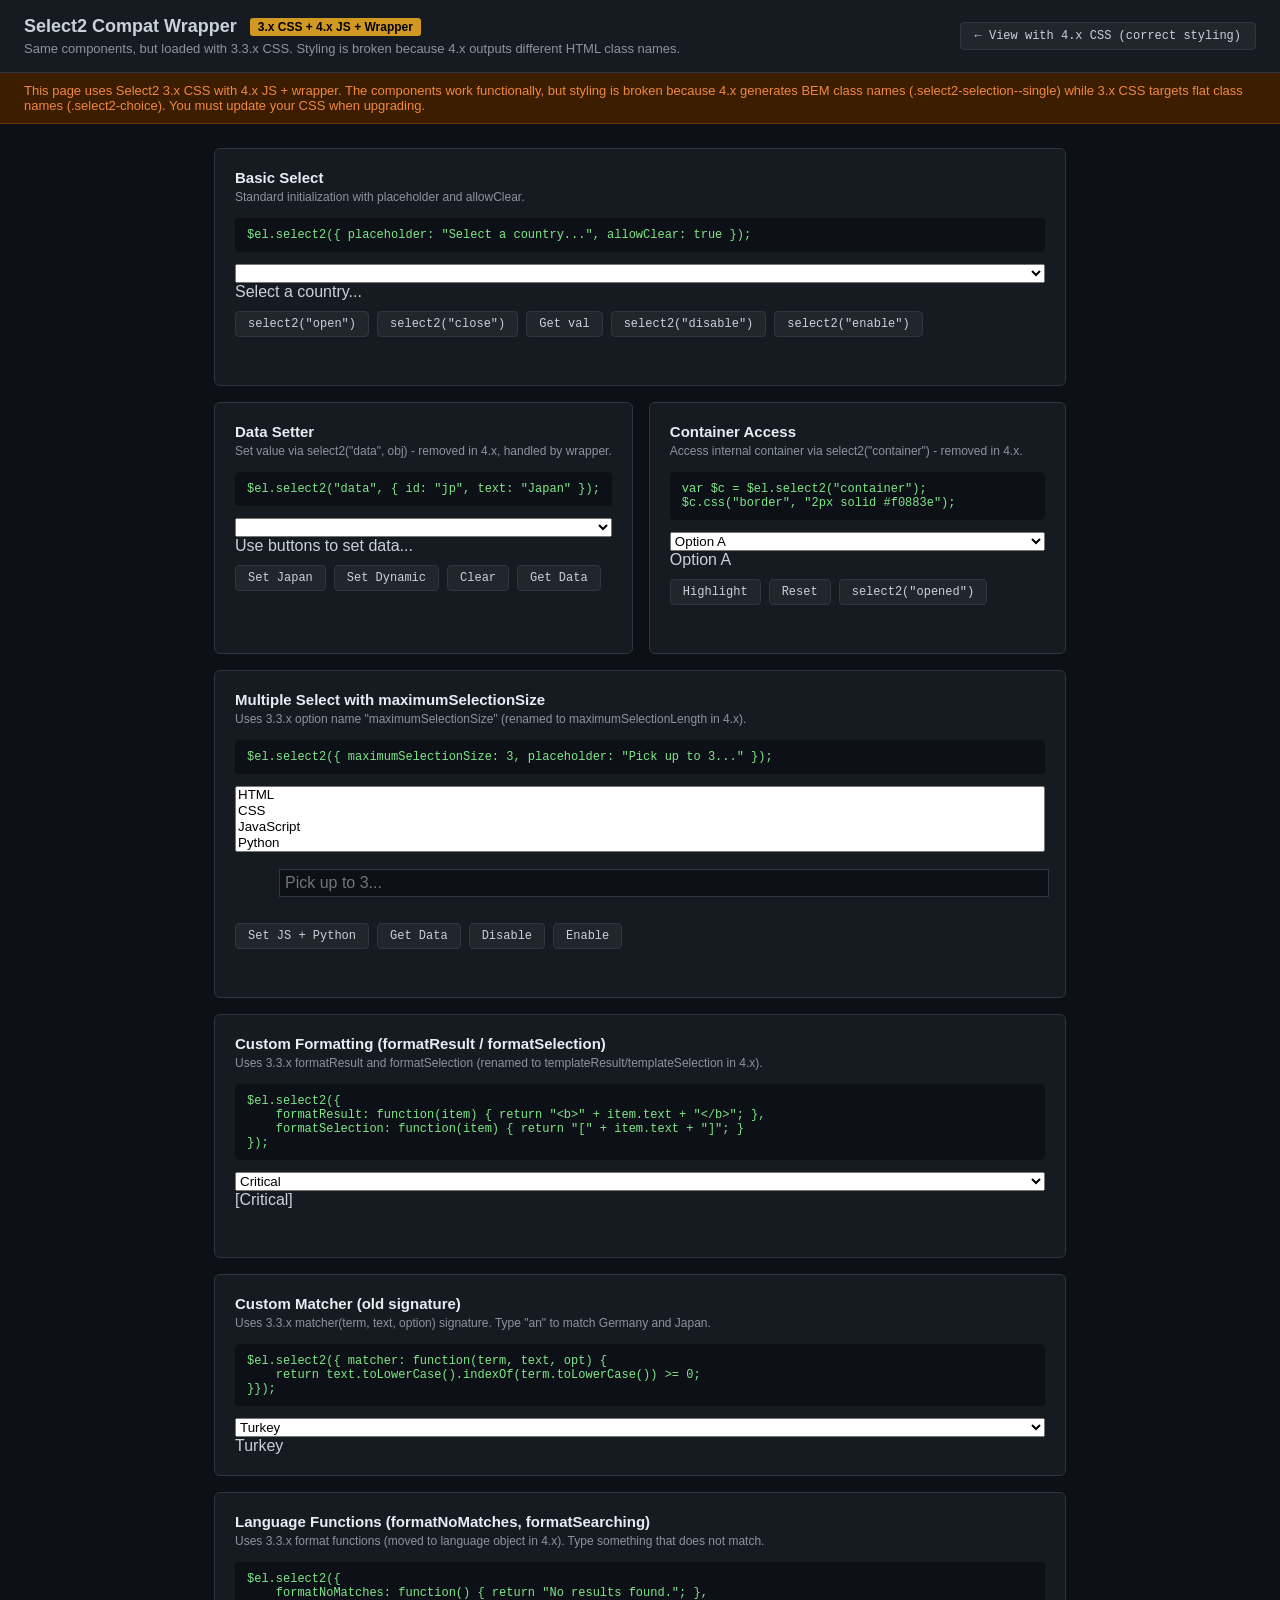
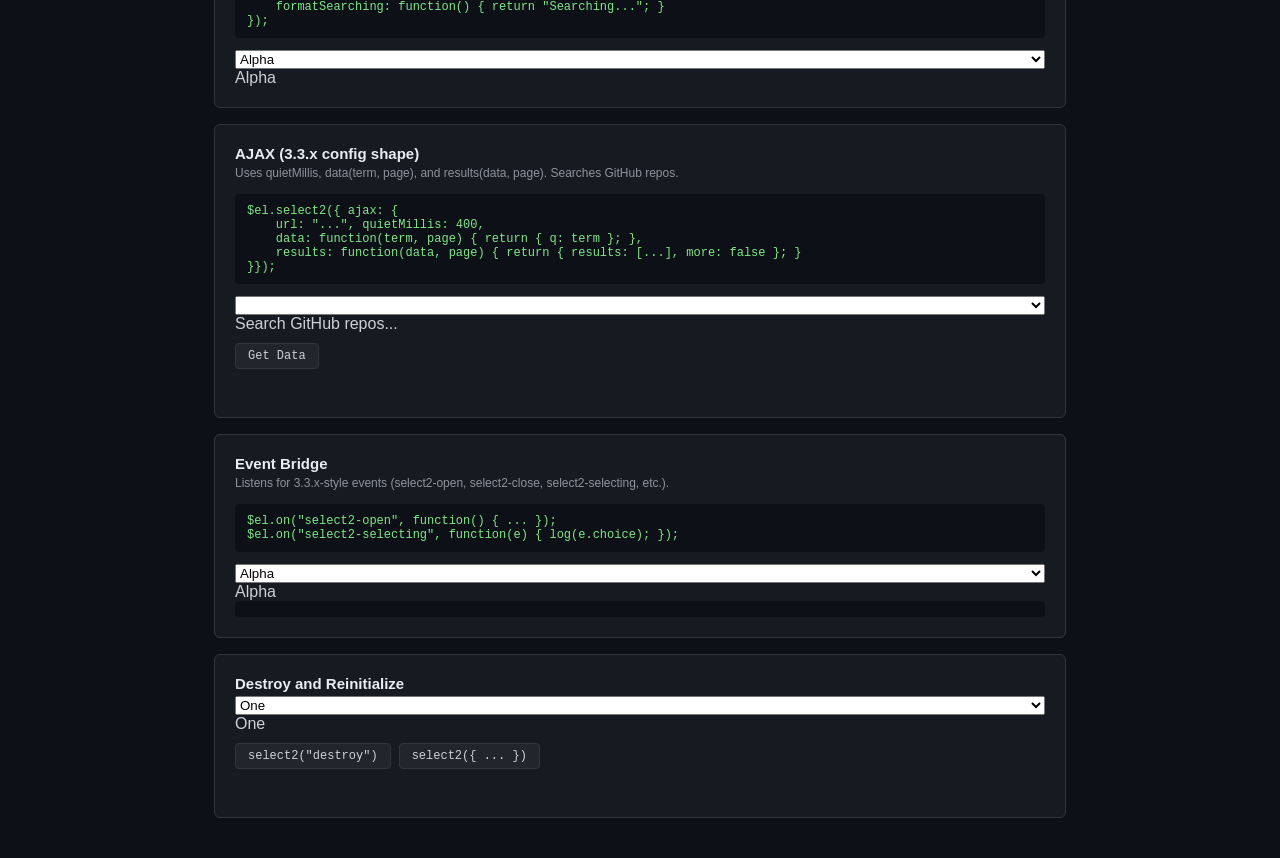
<file: test/demo-v3css.html>
<!DOCTYPE html>
<html lang="en">
<head>
    <meta charset="UTF-8">
    <title>Select2 Compat Wrapper - Demo (3.x CSS - Broken)</title>
    <link rel="stylesheet" href="lib/v3/select2.css">
    <style>
        * { box-sizing: border-box; }
        body { font-family: -apple-system, BlinkMacSystemFont, "Segoe UI", Roboto, sans-serif; margin: 0; padding: 0; background: #0d1117; color: #c9d1d9; }
        .header { background: #161b22; padding: 16px 24px; border-bottom: 1px solid #30363d; display: flex; justify-content: space-between; align-items: center; }
        .header h1 { margin: 0; font-size: 18px; font-weight: 600; }
        .header p { margin: 4px 0 0; font-size: 13px; color: #8b949e; }
        .header-left { flex: 1; }
        .badge { display: inline-block; padding: 2px 8px; border-radius: 3px; font-size: 12px; font-weight: 600; margin-left: 8px; vertical-align: middle; }
        .switch-link { background: #21262d; color: #c9d1d9; border: 1px solid #30363d; padding: 6px 14px; border-radius: 4px; font-size: 12px; text-decoration: none; font-family: Consolas, monospace; white-space: nowrap; }
        .switch-link:hover { border-color: #8b949e; }
        .warning-bar { background: #3d1d00; padding: 10px 24px; border-bottom: 1px solid #6e3a00; font-size: 13px; color: #f0883e; }
        .content { max-width: 900px; margin: 0 auto; padding: 24px; }
        .card { background: #161b22; border: 1px solid #30363d; border-radius: 6px; padding: 20px; margin-bottom: 16px; }
        .card h2 { margin: 0 0 4px; font-size: 15px; font-weight: 600; color: #e6edf3; }
        .card .desc { font-size: 12px; color: #8b949e; margin-bottom: 14px; }
        .card .code { font-size: 12px; color: #7ee787; background: #0d1117; padding: 10px 12px; border-radius: 4px; margin-bottom: 12px; font-family: Consolas, monospace; white-space: pre; overflow-x: auto; }
        .card select, .card input { width: 100%; }
        .card .actions { margin-top: 10px; display: flex; gap: 8px; flex-wrap: wrap; }
        .card .actions button { background: #21262d; color: #c9d1d9; border: 1px solid #30363d; padding: 5px 12px; border-radius: 4px; font-size: 12px; cursor: pointer; font-family: Consolas, monospace; }
        .card .actions button:hover { background: #30363d; border-color: #8b949e; }
        .card .output { margin-top: 8px; font-size: 12px; color: #f0883e; font-family: Consolas, monospace; min-height: 20px; }
        .select2-container { width: 100% !important; }

        /* Dark theme for 3.x classes -- but 4.x JS outputs 4.x HTML, so most of these won't match */
        .select2-container .select2-choice { background: #0d1117; border-color: #30363d; color: #c9d1d9; background-image: none; filter: none; }
        .select2-container .select2-choice span { color: #c9d1d9; }
        .select2-container .select2-choice div { background: #21262d; border-left-color: #30363d; background-image: none; filter: none; }
        .select2-drop { background: #161b22; border-color: #30363d; color: #c9d1d9; }
        .select2-results .select2-highlighted { background: #1f6feb; color: #fff; }
        .select2-results .select2-result-label { color: #c9d1d9; }
        .select2-search input { background: #0d1117; border-color: #30363d; color: #c9d1d9; background-image: none; }
        .select2-container-multi .select2-choices { background: #0d1117; border-color: #30363d; background-image: none; }
        .select2-container-multi .select2-choices .select2-search-choice { background: #21262d; border-color: #30363d; color: #c9d1d9; background-image: none; filter: none; }
        .select2-container-multi .select2-choices .select2-search-field input { color: #c9d1d9; }
        .select2-container-active .select2-choice,
        .select2-container-active .select2-choices { border-color: #1f6feb; }
        .select2-dropdown-open .select2-choice { background: #161b22; background-image: none; filter: none; }
        .select2-default { color: #8b949e !important; }
        .select2-results .select2-no-results,
        .select2-results .select2-searching { background: #0d1117; color: #8b949e; }

        .split-row { display: flex; gap: 16px; }
        .split-row > .card { flex: 1; }
        .event-log { max-height: 120px; overflow-y: auto; background: #0d1117; padding: 8px; border-radius: 4px; font-size: 11px; font-family: Consolas, monospace; color: #8b949e; }
        .event-log div { padding: 1px 0; }
        .event-log .evt-name { color: #d2a8ff; }
    </style>
</head>
<body>

<div class="header">
    <div class="header-left">
        <h1>Select2 Compat Wrapper <span class="badge" style="background:#d29922;color:#000">3.x CSS + 4.x JS + Wrapper</span></h1>
        <p>Same components, but loaded with 3.3.x CSS. Styling is broken because 4.x outputs different HTML class names.</p>
    </div>
    <a class="switch-link" href="demo.html">&larr; View with 4.x CSS (correct styling)</a>
</div>

<div class="warning-bar">
    This page uses Select2 3.x CSS with 4.x JS + wrapper. The components work functionally, but styling is broken because 4.x generates BEM class names (.select2-selection--single) while 3.x CSS targets flat class names (.select2-choice). You must update your CSS when upgrading.
</div>

<div class="content">

    <!-- Basic select -->
    <div class="card">
        <h2>Basic Select</h2>
        <div class="desc">Standard initialization with placeholder and allowClear.</div>
        <div class="code">$el.select2({ placeholder: "Select a country...", allowClear: true });</div>
        <select id="demo-basic">
            <option></option>
            <option value="tr">Turkey</option>
            <option value="us">United States</option>
            <option value="de">Germany</option>
            <option value="jp">Japan</option>
            <option value="br">Brazil</option>
        </select>
        <div class="actions">
            <button onclick="$('#demo-basic').select2('open')">select2("open")</button>
            <button onclick="$('#demo-basic').select2('close')">select2("close")</button>
            <button onclick="demoLog('basic', 'val = ' + $('#demo-basic').val())">Get val</button>
            <button onclick="$('#demo-basic').select2('disable'); demoLog('basic', 'disabled')">select2("disable")</button>
            <button onclick="$('#demo-basic').select2('enable'); demoLog('basic', 'enabled')">select2("enable")</button>
        </div>
        <div class="output" id="out-basic"></div>
    </div>

    <div class="split-row">
        <!-- Data setter -->
        <div class="card">
            <h2>Data Setter</h2>
            <div class="desc">Set value via select2("data", obj) - removed in 4.x, handled by wrapper.</div>
            <div class="code">$el.select2("data", { id: "jp", text: "Japan" });</div>
            <select id="demo-data">
                <option></option>
                <option value="tr">Turkey</option>
                <option value="us">United States</option>
                <option value="de">Germany</option>
                <option value="jp">Japan</option>
            </select>
            <div class="actions">
                <button onclick="$('#demo-data').select2('data', {id:'jp', text:'Japan'}); demoLog('data', 'Set to Japan')">Set Japan</button>
                <button onclick="$('#demo-data').select2('data', {id:'new99', text:'Dynamic Item'}); demoLog('data', 'Set dynamic')">Set Dynamic</button>
                <button onclick="$('#demo-data').select2('data', null); demoLog('data', 'Cleared')">Clear</button>
                <button onclick="var d=$('#demo-data').select2('data'); demoLog('data', JSON.stringify(d))">Get Data</button>
            </div>
            <div class="output" id="out-data"></div>
        </div>

        <!-- Container access -->
        <div class="card">
            <h2>Container Access</h2>
            <div class="desc">Access internal container via select2("container") - removed in 4.x.</div>
            <div class="code">var $c = $el.select2("container");
$c.css("border", "2px solid #f0883e");</div>
            <select id="demo-container">
                <option value="a">Option A</option>
                <option value="b">Option B</option>
            </select>
            <div class="actions">
                <button onclick="var c=$('#demo-container').select2('container'); c.css('border','2px solid #f0883e'); demoLog('container', 'Highlighted')">Highlight</button>
                <button onclick="var c=$('#demo-container').select2('container'); c.css('border',''); demoLog('container', 'Reset')">Reset</button>
                <button onclick="demoLog('container', 'opened=' + $('#demo-container').select2('opened'))">select2("opened")</button>
            </div>
            <div class="output" id="out-container"></div>
        </div>
    </div>

    <!-- Multiple select -->
    <div class="card">
        <h2>Multiple Select with maximumSelectionSize</h2>
        <div class="desc">Uses 3.3.x option name "maximumSelectionSize" (renamed to maximumSelectionLength in 4.x).</div>
        <div class="code">$el.select2({ maximumSelectionSize: 3, placeholder: "Pick up to 3..." });</div>
        <select id="demo-multi" multiple>
            <option value="html">HTML</option>
            <option value="css">CSS</option>
            <option value="js">JavaScript</option>
            <option value="py">Python</option>
            <option value="go">Go</option>
            <option value="rs">Rust</option>
        </select>
        <div class="actions">
            <button onclick="$('#demo-multi').select2('data', [{id:'js',text:'JavaScript'},{id:'py',text:'Python'}]); demoLog('multi', 'Set JS + Python')">Set JS + Python</button>
            <button onclick="var d=$('#demo-multi').select2('data'); demoLog('multi', JSON.stringify(d))">Get Data</button>
            <button onclick="$('#demo-multi').select2('disable'); demoLog('multi', 'disabled')">Disable</button>
            <button onclick="$('#demo-multi').select2('enable'); demoLog('multi', 'enabled')">Enable</button>
        </div>
        <div class="output" id="out-multi"></div>
    </div>

    <!-- Custom formatting -->
    <div class="card">
        <h2>Custom Formatting (formatResult / formatSelection)</h2>
        <div class="desc">Uses 3.3.x formatResult and formatSelection (renamed to templateResult/templateSelection in 4.x).</div>
        <div class="code">$el.select2({
    formatResult: function(item) { return "&lt;b&gt;" + item.text + "&lt;/b&gt;"; },
    formatSelection: function(item) { return "[" + item.text + "]"; }
});</div>
        <select id="demo-format">
            <option value="critical">Critical</option>
            <option value="high">High</option>
            <option value="medium">Medium</option>
            <option value="low">Low</option>
        </select>
        <div class="output" id="out-format"></div>
    </div>

    <!-- Custom matcher -->
    <div class="card">
        <h2>Custom Matcher (old signature)</h2>
        <div class="desc">Uses 3.3.x matcher(term, text, option) signature. Type "an" to match Germany and Japan.</div>
        <div class="code">$el.select2({ matcher: function(term, text, opt) {
    return text.toLowerCase().indexOf(term.toLowerCase()) >= 0;
}});</div>
        <select id="demo-matcher">
            <option value="tr">Turkey</option>
            <option value="us">United States</option>
            <option value="de">Germany</option>
            <option value="jp">Japan</option>
            <option value="fr">France</option>
        </select>
    </div>

    <!-- Language functions -->
    <div class="card">
        <h2>Language Functions (formatNoMatches, formatSearching)</h2>
        <div class="desc">Uses 3.3.x format functions (moved to language object in 4.x). Type something that does not match.</div>
        <div class="code">$el.select2({
    formatNoMatches: function() { return "No results found."; },
    formatSearching: function() { return "Searching..."; }
});</div>
        <select id="demo-lang">
            <option value="a">Alpha</option>
            <option value="b">Beta</option>
            <option value="c">Gamma</option>
        </select>
    </div>

    <!-- AJAX -->
    <div class="card">
        <h2>AJAX (3.3.x config shape)</h2>
        <div class="desc">Uses quietMillis, data(term, page), and results(data, page). Searches GitHub repos.</div>
        <div class="code">$el.select2({ ajax: {
    url: "...", quietMillis: 400,
    data: function(term, page) { return { q: term }; },
    results: function(data, page) { return { results: [...], more: false }; }
}});</div>
        <select id="demo-ajax"><option></option></select>
        <div class="actions">
            <button onclick="var d=$('#demo-ajax').select2('data'); demoLog('ajax', JSON.stringify(d))">Get Data</button>
        </div>
        <div class="output" id="out-ajax"></div>
    </div>

    <!-- Event bridge -->
    <div class="card">
        <h2>Event Bridge</h2>
        <div class="desc">Listens for 3.3.x-style events (select2-open, select2-close, select2-selecting, etc.).</div>
        <div class="code">$el.on("select2-open", function() { ... });
$el.on("select2-selecting", function(e) { log(e.choice); });</div>
        <select id="demo-events">
            <option value="a">Alpha</option>
            <option value="b">Beta</option>
            <option value="c">Gamma</option>
        </select>
        <div class="event-log" id="event-log"></div>
    </div>

    <!-- Destroy / Reinit -->
    <div class="card">
        <h2>Destroy and Reinitialize</h2>
        <select id="demo-destroy">
            <option value="1">One</option>
            <option value="2">Two</option>
            <option value="3">Three</option>
        </select>
        <div class="actions">
            <button onclick="$('#demo-destroy').select2('destroy'); demoLog('destroy', 'Destroyed')">select2("destroy")</button>
            <button onclick="$('#demo-destroy').select2({ placeholder: 'Reinitialized' }); demoLog('destroy', 'Reinitialized')">select2({ ... })</button>
        </div>
        <div class="output" id="out-destroy"></div>
    </div>

</div>

<script src="https://code.jquery.com/jquery-1.10.2.min.js"></script>
<script src="lib/v4/select2.full.js"></script>
<script src="lib/v4/select2-compat-wrapper.js"></script>
<script>
function demoLog(id, msg) {
    $("#out-" + id).text(msg);
}

$(function () {
    $("#demo-basic").select2({ placeholder: "Select a country...", allowClear: true });
    $("#demo-data").select2({ placeholder: "Use buttons to set data..." });
    $("#demo-container").select2();

    $("#demo-multi").select2({ maximumSelectionSize: 3, placeholder: "Pick up to 3..." });

    $("#demo-format").select2({
        formatResult: function (item) {
            var colors = { critical: "#f85149", high: "#f0883e", medium: "#d29922", low: "#3fb950" };
            var c = colors[item.id] || "#8b949e";
            return '<span style="color:' + c + '; font-weight:600;">' + item.text + '</span>';
        },
        formatSelection: function (item) {
            return "[" + item.text + "]";
        }
    });

    $("#demo-matcher").select2({
        matcher: function (term, text) {
            return text.toLowerCase().indexOf(term.toLowerCase()) >= 0;
        }
    });

    $("#demo-lang").select2({
        formatNoMatches: function () { return "No results found."; },
        formatSearching: function () { return "Searching..."; }
    });

    $("#demo-ajax").select2({
        placeholder: "Search GitHub repos...",
        minimumInputLength: 2,
        ajax: {
            url: "https://api.github.com/search/repositories",
            dataType: "json",
            quietMillis: 400,
            data: function (term, page) {
                return { q: term, per_page: 10 };
            },
            results: function (data, page) {
                var items = $.map(data.items || [], function (repo) {
                    return { id: repo.id, text: repo.full_name };
                });
                return { results: items, more: false };
            }
        }
    });

    $("#demo-events").select2();
    var events = ["select2-open", "select2-opening", "select2-close", "select2-closing",
                  "select2-selecting", "select2-selected", "select2-removing", "select2-removed"];
    $.each(events, function (i, evtName) {
        $("#demo-events").on(evtName, function (e) {
            var detail = "";
            if (e.choice) detail = " (id=" + e.choice.id + ", text=" + e.choice.text + ")";
            if (e.val) detail += " val=" + e.val;
            $("#event-log").prepend('<div><span class="evt-name">' + evtName + '</span>' + detail + '</div>');
        });
    });

    $("#demo-destroy").select2();
});
</script>
</body>
</html>
</file>
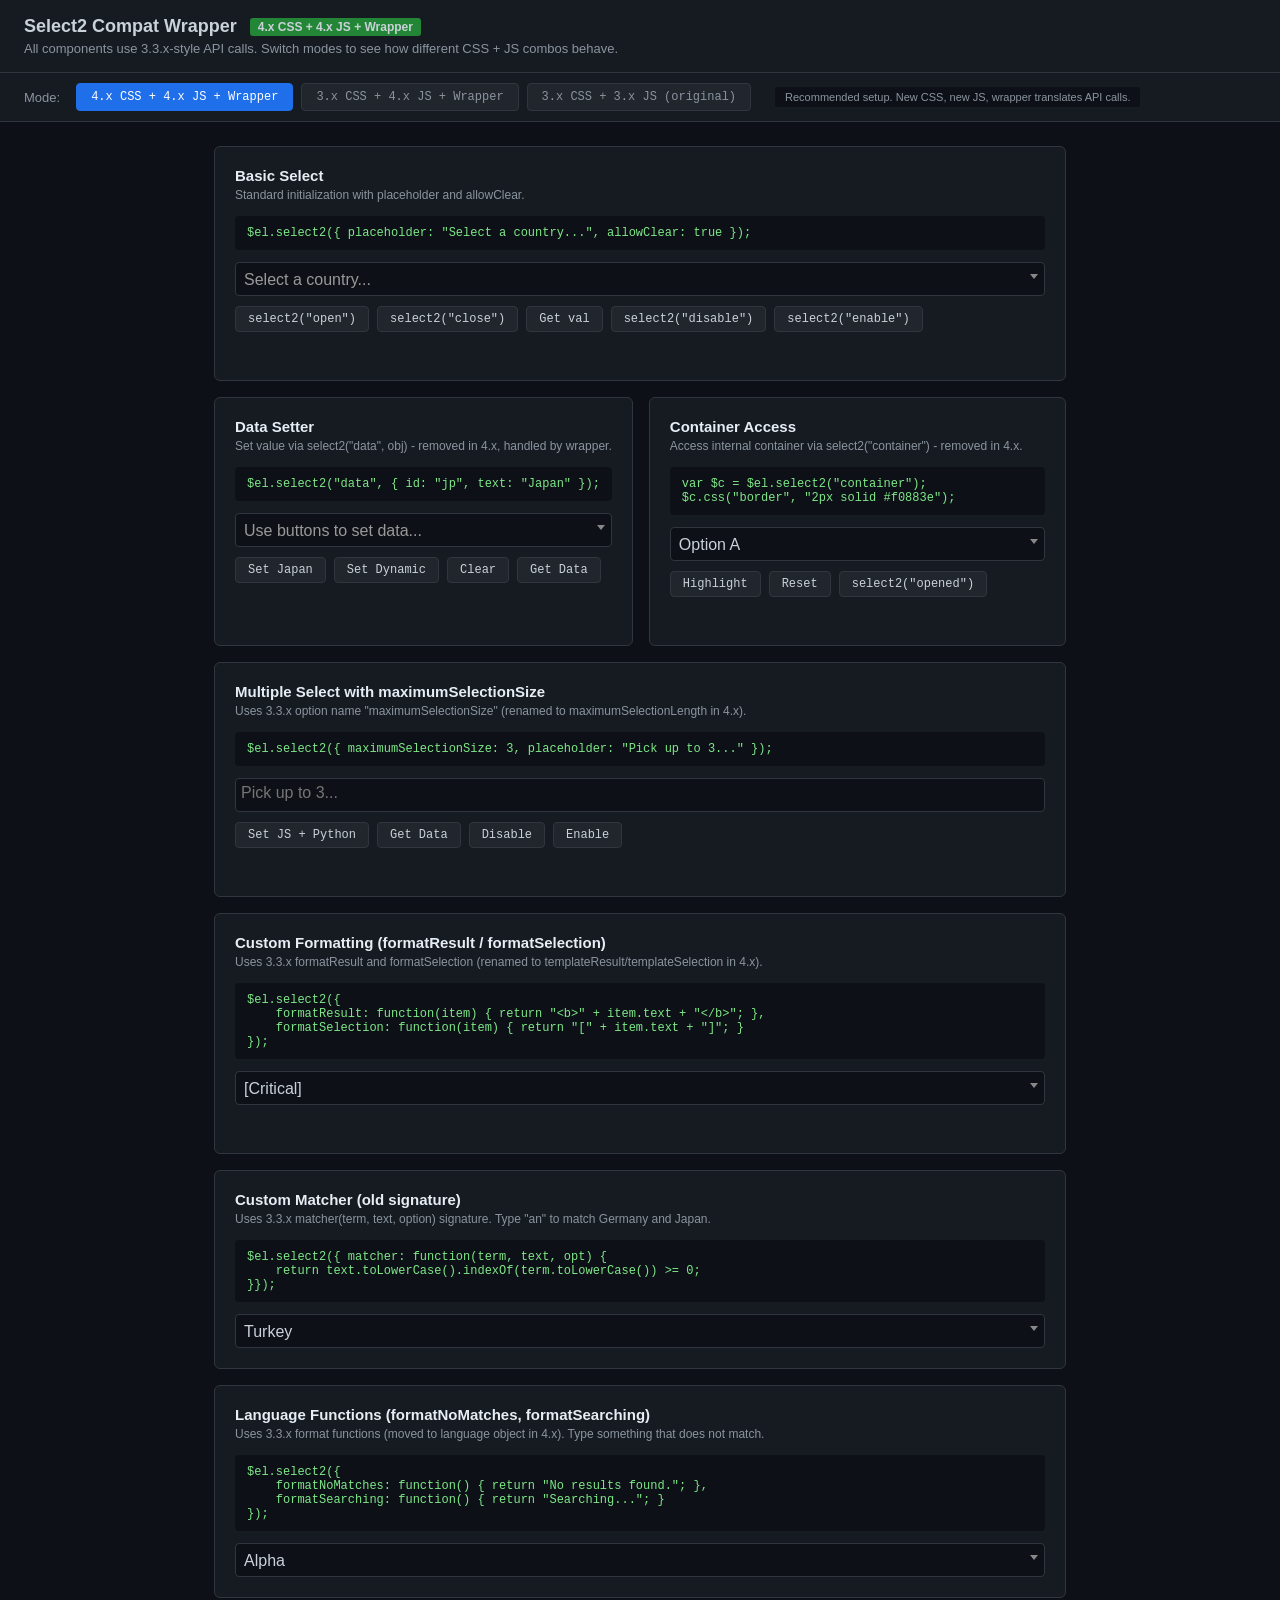
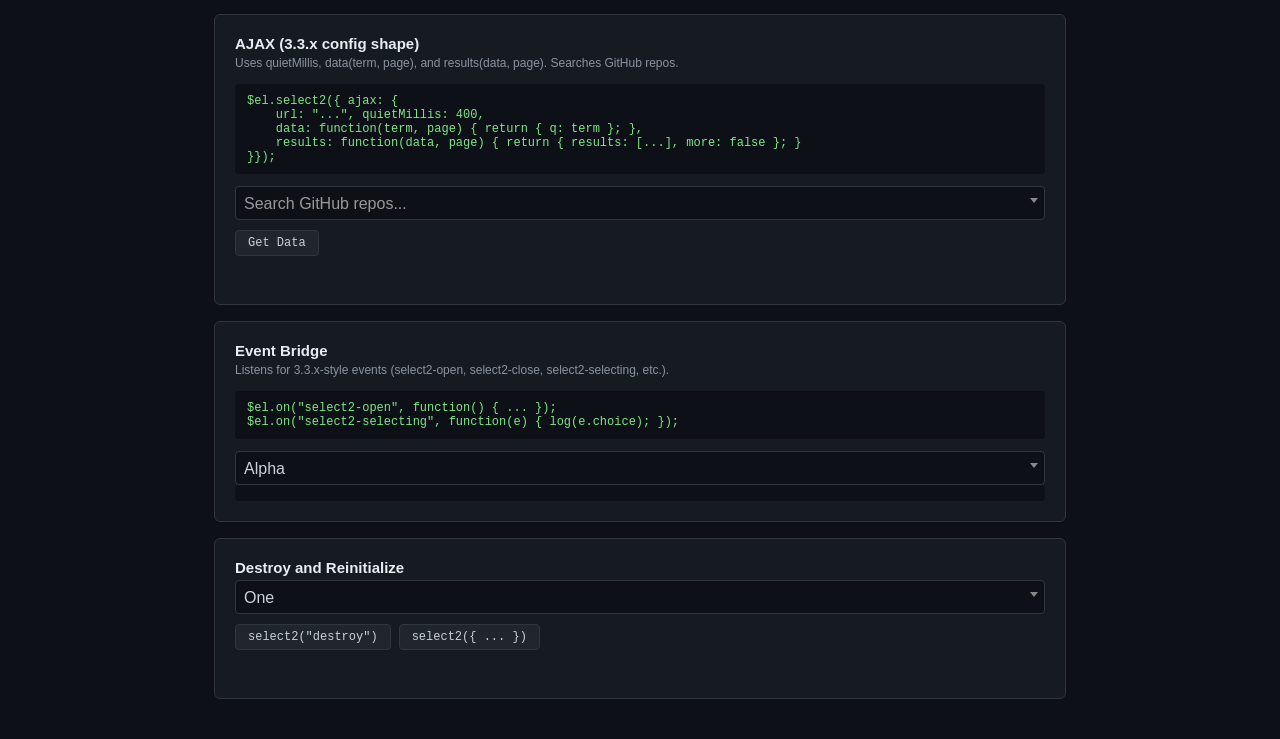
<file: test/demo.html>
<!DOCTYPE html>
<html lang="en">
<head>
    <meta charset="UTF-8">
    <title>Select2 Compat Wrapper - Live Demo</title>
    <link id="select2-css" rel="stylesheet" href="lib/v4/select2.css">
    <style>
        * { box-sizing: border-box; }
        body { font-family: -apple-system, BlinkMacSystemFont, "Segoe UI", Roboto, sans-serif; margin: 0; padding: 0; background: #0d1117; color: #c9d1d9; }
        .header { background: #161b22; padding: 16px 24px; border-bottom: 1px solid #30363d; }
        .header h1 { margin: 0; font-size: 18px; font-weight: 600; }
        .header p { margin: 4px 0 0; font-size: 13px; color: #8b949e; }
        .badge { display: inline-block; padding: 2px 8px; border-radius: 3px; font-size: 12px; font-weight: 600; margin-left: 8px; vertical-align: middle; }
        .mode-bar { background: #161b22; padding: 10px 24px; border-bottom: 1px solid #30363d; display: flex; gap: 8px; align-items: center; }
        .mode-bar label { font-size: 13px; color: #8b949e; margin-right: 8px; }
        .mode-btn { background: #21262d; color: #8b949e; border: 1px solid #30363d; padding: 6px 14px; border-radius: 4px; font-size: 12px; cursor: pointer; font-family: Consolas, monospace; transition: all 0.15s; }
        .mode-btn:hover { border-color: #8b949e; color: #c9d1d9; }
        .mode-btn.active { background: #1f6feb; color: #fff; border-color: #1f6feb; }
        .mode-desc { font-size: 11px; color: #8b949e; margin-left: 16px; padding: 4px 10px; background: #0d1117; border-radius: 3px; }
        .mode-desc.broken { color: #f85149; }
        .content { max-width: 900px; margin: 0 auto; padding: 24px; }
        .card { background: #161b22; border: 1px solid #30363d; border-radius: 6px; padding: 20px; margin-bottom: 16px; }
        .card h2 { margin: 0 0 4px; font-size: 15px; font-weight: 600; color: #e6edf3; }
        .card .desc { font-size: 12px; color: #8b949e; margin-bottom: 14px; }
        .card .code { font-size: 12px; color: #7ee787; background: #0d1117; padding: 10px 12px; border-radius: 4px; margin-bottom: 12px; font-family: Consolas, monospace; white-space: pre; overflow-x: auto; }
        .card select, .card input { width: 100%; }
        .card .actions { margin-top: 10px; display: flex; gap: 8px; flex-wrap: wrap; }
        .card .actions button { background: #21262d; color: #c9d1d9; border: 1px solid #30363d; padding: 5px 12px; border-radius: 4px; font-size: 12px; cursor: pointer; font-family: Consolas, monospace; }
        .card .actions button:hover { background: #30363d; border-color: #8b949e; }
        .card .output { margin-top: 8px; font-size: 12px; color: #f0883e; font-family: Consolas, monospace; min-height: 20px; }
        .select2-container { width: 100% !important; }

        /* Dark theme overrides for 4.x classes */
        .theme-v4 .select2-container .select2-selection--single,
        .theme-v4 .select2-container .select2-selection--multiple { background: #0d1117; border-color: #30363d; color: #c9d1d9; min-height: 34px; }
        .theme-v4 .select2-container .select2-selection--single .select2-selection__rendered { color: #c9d1d9; line-height: 34px; }
        .theme-v4 .select2-container .select2-selection--multiple .select2-selection__choice { background: #21262d; border-color: #30363d; color: #c9d1d9; }
        .theme-v4 .select2-dropdown { background: #161b22; border-color: #30363d; }
        .theme-v4 .select2-results__option { color: #c9d1d9; }
        .theme-v4 .select2-results__option--highlighted { background: #1f6feb !important; color: #fff !important; }
        .theme-v4 .select2-search__field { background: #0d1117 !important; color: #c9d1d9 !important; border-color: #30363d !important; }

        /* Dark theme overrides for 3.x classes */
        .theme-v3 .select2-container .select2-choice { background: #0d1117; border-color: #30363d; color: #c9d1d9; background-image: none; filter: none; }
        .theme-v3 .select2-container .select2-choice span { color: #c9d1d9; }
        .theme-v3 .select2-container .select2-choice div { background: #21262d; border-left-color: #30363d; background-image: none; filter: none; }
        .theme-v3 .select2-drop { background: #161b22; border-color: #30363d; color: #c9d1d9; }
        .theme-v3 .select2-results .select2-highlighted { background: #1f6feb; color: #fff; }
        .theme-v3 .select2-results .select2-result-label { color: #c9d1d9; }
        .theme-v3 .select2-search input { background: #0d1117; border-color: #30363d; color: #c9d1d9; background-image: none; }
        .theme-v3 .select2-container-multi .select2-choices { background: #0d1117; border-color: #30363d; background-image: none; }
        .theme-v3 .select2-container-multi .select2-choices .select2-search-choice { background: #21262d; border-color: #30363d; color: #c9d1d9; background-image: none; filter: none; }
        .theme-v3 .select2-container-multi .select2-choices .select2-search-field input { color: #c9d1d9; }
        .theme-v3 .select2-container-active .select2-choice,
        .theme-v3 .select2-container-active .select2-choices { border-color: #1f6feb; }
        .theme-v3 .select2-dropdown-open .select2-choice { background: #161b22; background-image: none; filter: none; }
        .theme-v3 .select2-default { color: #8b949e !important; }
        .theme-v3 .select2-results .select2-no-results,
        .theme-v3 .select2-results .select2-searching { background: #0d1117; color: #8b949e; }

        .split-row { display: flex; gap: 16px; }
        .split-row > .card { flex: 1; }
        .event-log { max-height: 120px; overflow-y: auto; background: #0d1117; padding: 8px; border-radius: 4px; font-size: 11px; font-family: Consolas, monospace; color: #8b949e; }
        .event-log div { padding: 1px 0; }
        .event-log .evt-name { color: #d2a8ff; }
    </style>
</head>
<body class="theme-v4">

<div class="header">
    <h1>Select2 Compat Wrapper <span class="badge" id="mode-badge" style="background:#238636">4.0.13 + Wrapper</span></h1>
    <p>All components use 3.3.x-style API calls. Switch modes to see how different CSS + JS combos behave.</p>
</div>

<div class="mode-bar">
    <label>Mode:</label>
    <button class="mode-btn active" data-mode="v4css-v4js">4.x CSS + 4.x JS + Wrapper</button>
    <button class="mode-btn" data-mode="v3css-v4js">3.x CSS + 4.x JS + Wrapper</button>
    <button class="mode-btn" data-mode="v3css-v3js">3.x CSS + 3.x JS (original)</button>
    <span class="mode-desc" id="mode-desc">Recommended setup. New CSS, new JS, wrapper translates API calls.</span>
</div>

<div class="content" id="demo-content">

    <!-- Basic select -->
    <div class="card">
        <h2>Basic Select</h2>
        <div class="desc">Standard initialization with placeholder and allowClear.</div>
        <div class="code">$el.select2({ placeholder: "Select a country...", allowClear: true });</div>
        <select id="demo-basic">
            <option></option>
            <option value="tr">Turkey</option>
            <option value="us">United States</option>
            <option value="de">Germany</option>
            <option value="jp">Japan</option>
            <option value="br">Brazil</option>
        </select>
        <div class="actions">
            <button onclick="$('#demo-basic').select2('open')">select2("open")</button>
            <button onclick="$('#demo-basic').select2('close')">select2("close")</button>
            <button onclick="demoLog('basic', 'val = ' + $('#demo-basic').val())">Get val</button>
            <button onclick="$('#demo-basic').select2('disable'); demoLog('basic', 'disabled')">select2("disable")</button>
            <button onclick="$('#demo-basic').select2('enable'); demoLog('basic', 'enabled')">select2("enable")</button>
        </div>
        <div class="output" id="out-basic"></div>
    </div>

    <div class="split-row">
        <!-- Data setter -->
        <div class="card">
            <h2>Data Setter</h2>
            <div class="desc">Set value via select2("data", obj) - removed in 4.x, handled by wrapper.</div>
            <div class="code">$el.select2("data", { id: "jp", text: "Japan" });</div>
            <select id="demo-data">
                <option></option>
                <option value="tr">Turkey</option>
                <option value="us">United States</option>
                <option value="de">Germany</option>
                <option value="jp">Japan</option>
            </select>
            <div class="actions">
                <button onclick="$('#demo-data').select2('data', {id:'jp', text:'Japan'}); demoLog('data', 'Set to Japan')">Set Japan</button>
                <button onclick="$('#demo-data').select2('data', {id:'new99', text:'Dynamic Item'}); demoLog('data', 'Set dynamic')">Set Dynamic</button>
                <button onclick="$('#demo-data').select2('data', null); demoLog('data', 'Cleared')">Clear</button>
                <button onclick="var d=$('#demo-data').select2('data'); demoLog('data', JSON.stringify(d))">Get Data</button>
            </div>
            <div class="output" id="out-data"></div>
        </div>

        <!-- Container access -->
        <div class="card">
            <h2>Container Access</h2>
            <div class="desc">Access internal container via select2("container") - removed in 4.x.</div>
            <div class="code">var $c = $el.select2("container");
$c.css("border", "2px solid #f0883e");</div>
            <select id="demo-container">
                <option value="a">Option A</option>
                <option value="b">Option B</option>
            </select>
            <div class="actions">
                <button onclick="var c=$('#demo-container').select2('container'); c.css('border','2px solid #f0883e'); demoLog('container', 'Highlighted')">Highlight</button>
                <button onclick="var c=$('#demo-container').select2('container'); c.css('border',''); demoLog('container', 'Reset')">Reset</button>
                <button onclick="demoLog('container', 'opened=' + $('#demo-container').select2('opened'))">select2("opened")</button>
            </div>
            <div class="output" id="out-container"></div>
        </div>
    </div>

    <!-- Multiple select -->
    <div class="card">
        <h2>Multiple Select with maximumSelectionSize</h2>
        <div class="desc">Uses 3.3.x option name "maximumSelectionSize" (renamed to maximumSelectionLength in 4.x).</div>
        <div class="code">$el.select2({ maximumSelectionSize: 3, placeholder: "Pick up to 3..." });</div>
        <select id="demo-multi" multiple>
            <option value="html">HTML</option>
            <option value="css">CSS</option>
            <option value="js">JavaScript</option>
            <option value="py">Python</option>
            <option value="go">Go</option>
            <option value="rs">Rust</option>
        </select>
        <div class="actions">
            <button onclick="$('#demo-multi').select2('data', [{id:'js',text:'JavaScript'},{id:'py',text:'Python'}]); demoLog('multi', 'Set JS + Python')">Set JS + Python</button>
            <button onclick="var d=$('#demo-multi').select2('data'); demoLog('multi', JSON.stringify(d))">Get Data</button>
            <button onclick="$('#demo-multi').select2('disable'); demoLog('multi', 'disabled')">Disable</button>
            <button onclick="$('#demo-multi').select2('enable'); demoLog('multi', 'enabled')">Enable</button>
        </div>
        <div class="output" id="out-multi"></div>
    </div>

    <!-- Custom formatting -->
    <div class="card">
        <h2>Custom Formatting (formatResult / formatSelection)</h2>
        <div class="desc">Uses 3.3.x formatResult and formatSelection (renamed to templateResult/templateSelection in 4.x).</div>
        <div class="code">$el.select2({
    formatResult: function(item) { return "&lt;b&gt;" + item.text + "&lt;/b&gt;"; },
    formatSelection: function(item) { return "[" + item.text + "]"; }
});</div>
        <select id="demo-format">
            <option value="critical">Critical</option>
            <option value="high">High</option>
            <option value="medium">Medium</option>
            <option value="low">Low</option>
        </select>
        <div class="output" id="out-format"></div>
    </div>

    <!-- Custom matcher -->
    <div class="card">
        <h2>Custom Matcher (old signature)</h2>
        <div class="desc">Uses 3.3.x matcher(term, text, option) signature. Type "an" to match Germany and Japan.</div>
        <div class="code">$el.select2({ matcher: function(term, text, opt) {
    return text.toLowerCase().indexOf(term.toLowerCase()) >= 0;
}});</div>
        <select id="demo-matcher">
            <option value="tr">Turkey</option>
            <option value="us">United States</option>
            <option value="de">Germany</option>
            <option value="jp">Japan</option>
            <option value="fr">France</option>
        </select>
    </div>

    <!-- Language functions -->
    <div class="card">
        <h2>Language Functions (formatNoMatches, formatSearching)</h2>
        <div class="desc">Uses 3.3.x format functions (moved to language object in 4.x). Type something that does not match.</div>
        <div class="code">$el.select2({
    formatNoMatches: function() { return "No results found."; },
    formatSearching: function() { return "Searching..."; }
});</div>
        <select id="demo-lang">
            <option value="a">Alpha</option>
            <option value="b">Beta</option>
            <option value="c">Gamma</option>
        </select>
    </div>

    <!-- AJAX -->
    <div class="card">
        <h2>AJAX (3.3.x config shape)</h2>
        <div class="desc">Uses quietMillis, data(term, page), and results(data, page). Searches GitHub repos.</div>
        <div class="code">$el.select2({ ajax: {
    url: "...", quietMillis: 400,
    data: function(term, page) { return { q: term }; },
    results: function(data, page) { return { results: [...], more: false }; }
}});</div>
        <select id="demo-ajax"><option></option></select>
        <div class="actions">
            <button onclick="var d=$('#demo-ajax').select2('data'); demoLog('ajax', JSON.stringify(d))">Get Data</button>
        </div>
        <div class="output" id="out-ajax"></div>
    </div>

    <!-- Event bridge -->
    <div class="card">
        <h2>Event Bridge</h2>
        <div class="desc">Listens for 3.3.x-style events (select2-open, select2-close, select2-selecting, etc.).</div>
        <div class="code">$el.on("select2-open", function() { ... });
$el.on("select2-selecting", function(e) { log(e.choice); });</div>
        <select id="demo-events">
            <option value="a">Alpha</option>
            <option value="b">Beta</option>
            <option value="c">Gamma</option>
        </select>
        <div class="event-log" id="event-log"></div>
    </div>

    <!-- Destroy / Reinit -->
    <div class="card">
        <h2>Destroy and Reinitialize</h2>
        <select id="demo-destroy">
            <option value="1">One</option>
            <option value="2">Two</option>
            <option value="3">Three</option>
        </select>
        <div class="actions">
            <button onclick="$('#demo-destroy').select2('destroy'); demoLog('destroy', 'Destroyed')">select2("destroy")</button>
            <button onclick="$('#demo-destroy').select2({ placeholder: 'Reinitialized' }); demoLog('destroy', 'Reinitialized')">select2({ ... })</button>
        </div>
        <div class="output" id="out-destroy"></div>
    </div>

</div>

<!-- jQuery always loaded -->
<script src="https://code.jquery.com/jquery-1.10.2.min.js"></script>

<!-- Scripts are swapped dynamically -->
<script id="select2-core" src="lib/v4/select2.full.js"></script>
<script id="select2-wrapper" src="lib/v4/select2-compat-wrapper.js"></script>

<script>
var MODES = {
    "v4css-v4js": {
        css: "lib/v4/select2.css",
        js: ["lib/v4/select2.full.js", "lib/v4/select2-compat-wrapper.js"],
        badge: "4.x CSS + 4.x JS + Wrapper",
        badgeColor: "#238636",
        desc: "Recommended setup. New CSS, new JS, wrapper translates API calls.",
        bodyClass: "theme-v4",
        broken: false
    },
    "v3css-v4js": {
        css: "lib/v3/select2.css",
        js: ["lib/v4/select2.full.js", "lib/v4/select2-compat-wrapper.js"],
        badge: "3.x CSS + 4.x JS + Wrapper",
        badgeColor: "#d29922",
        desc: "Old CSS + new JS. Functional but visually broken -- 3.x class names do not match 4.x HTML output.",
        bodyClass: "theme-v3",
        broken: true
    },
    "v3css-v3js": {
        css: "lib/v3/select2.css",
        js: ["lib/v3/select2.js"],
        badge: "3.x CSS + 3.x JS (original)",
        badgeColor: "#f85149",
        desc: "Original 3.3.0 without wrapper. Has known XSS vulnerabilities. Shown for comparison only.",
        bodyClass: "theme-v3",
        broken: false
    }
};

function demoLog(id, msg) {
    $("#out-" + id).text(msg);
}

function initAllComponents() {
    // Basic
    $("#demo-basic").select2({ placeholder: "Select a country...", allowClear: true });

    // Data setter
    $("#demo-data").select2({ placeholder: "Use buttons to set data..." });

    // Container
    $("#demo-container").select2();

    // Multi
    $("#demo-multi").select2({ maximumSelectionSize: 3, placeholder: "Pick up to 3..." });

    // Format
    $("#demo-format").select2({
        formatResult: function (item, container, query, escapeMarkup) {
            var colors = { critical: "#f85149", high: "#f0883e", medium: "#d29922", low: "#3fb950" };
            var c = colors[item.id] || "#8b949e";
            return '<span style="color:' + c + '; font-weight:600;">' + item.text + '</span>';
        },
        formatSelection: function (item) {
            return "[" + item.text + "]";
        }
    });

    // Matcher
    $("#demo-matcher").select2({
        matcher: function (term, text, option) {
            return text.toLowerCase().indexOf(term.toLowerCase()) >= 0;
        }
    });

    // Language
    $("#demo-lang").select2({
        formatNoMatches: function () { return "No results found."; },
        formatSearching: function () { return "Searching..."; }
    });

    // AJAX
    $("#demo-ajax").select2({
        placeholder: "Search GitHub repos...",
        minimumInputLength: 2,
        ajax: {
            url: "https://api.github.com/search/repositories",
            dataType: "json",
            quietMillis: 400,
            data: function (term, page) {
                return { q: term, per_page: 10 };
            },
            results: function (data, page) {
                var items = $.map(data.items || [], function (repo) {
                    return { id: repo.id, text: repo.full_name };
                });
                return { results: items, more: false };
            }
        }
    });

    // Events
    $("#demo-events").select2();
    $("#event-log").empty();
    var events = ["select2-open", "select2-opening", "select2-close", "select2-closing",
                  "select2-selecting", "select2-selected", "select2-removing", "select2-removed"];
    $.each(events, function (i, evtName) {
        $("#demo-events").on(evtName, function (e) {
            var detail = "";
            if (e.choice) detail = " (id=" + e.choice.id + ", text=" + e.choice.text + ")";
            if (e.val) detail += " val=" + e.val;
            $("#event-log").prepend('<div><span class="evt-name">' + evtName + '</span>' + detail + '</div>');
        });
    });

    // Destroy
    $("#demo-destroy").select2();
}

function switchMode(mode) {
    var conf = MODES[mode];

    // Update UI
    $(".mode-btn").removeClass("active");
    $(".mode-btn[data-mode='" + mode + "']").addClass("active");
    $("#mode-badge").text(conf.badge).css("background", conf.badgeColor);
    $("#mode-desc").text(conf.desc).toggleClass("broken", conf.broken);
    $("body").attr("class", conf.bodyClass);

    // Swap CSS
    $("#select2-css").attr("href", conf.css);

    // Full page reload with mode param to swap scripts
    var url = window.location.pathname + "?mode=" + mode;
    if (window.location.search !== "?mode=" + mode) {
        window.location.href = url;
    }
}

// Read mode from URL
var currentMode = (window.location.search.match(/mode=([^&]+)/) || [null, "v4css-v4js"])[1];
var conf = MODES[currentMode];

if (conf) {
    $("body").attr("class", conf.bodyClass);
    $("#select2-css").attr("href", conf.css);
    $("#mode-badge").text(conf.badge).css("background", conf.badgeColor);
    $("#mode-desc").text(conf.desc).toggleClass("broken", conf.broken);
    $(".mode-btn").removeClass("active");
    $(".mode-btn[data-mode='" + currentMode + "']").addClass("active");

    // Dynamically load correct JS
    var $core = $("#select2-core");
    var $wrapper = $("#select2-wrapper");

    // Remove previously loaded scripts
    $core.remove();
    $wrapper.remove();

    // Load new scripts in order
    function loadScript(src, callback) {
        var script = document.createElement("script");
        script.src = src;
        script.onload = callback;
        document.body.appendChild(script);
    }

    loadScript(conf.js[0], function () {
        if (conf.js[1]) {
            loadScript(conf.js[1], function () {
                initAllComponents();
            });
        } else {
            initAllComponents();
        }
    });
} else {
    initAllComponents();
}

// Mode button click
$(document).on("click", ".mode-btn", function () {
    switchMode($(this).data("mode"));
});
</script>
</body>
</html>
</file>
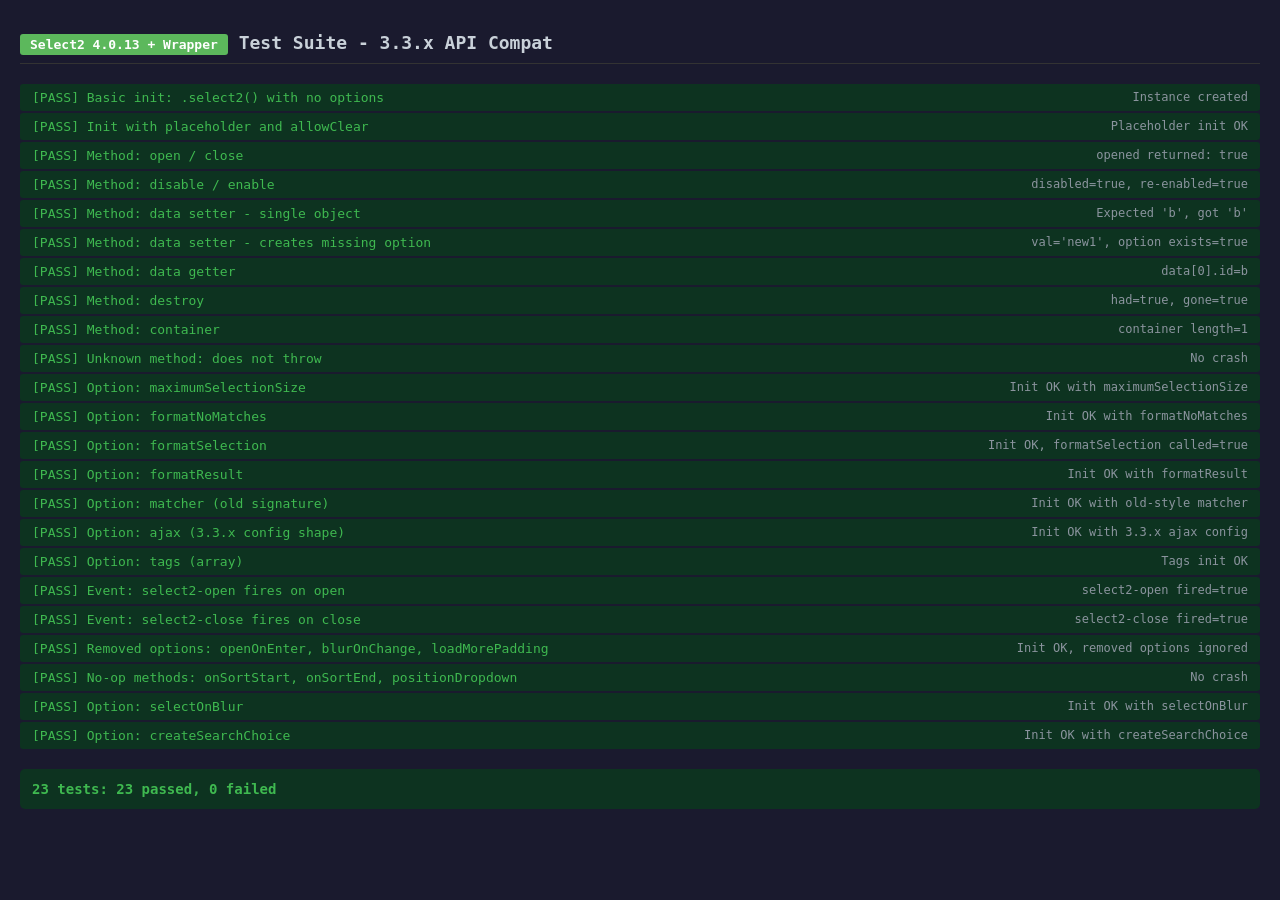
<file: test/test-v4-wrapped.html>
<!DOCTYPE html>
<html lang="en">
<head>
    <meta charset="UTF-8">
    <title>Select2 4.0.13 + Compat Wrapper - Test Suite</title>
    <link rel="stylesheet" href="lib/v4/select2.css">
    <style>
        * { box-sizing: border-box; }
        body { font-family: Consolas, monospace; margin: 0; padding: 20px; background: #1a1a2e; color: #e0e0e0; }
        h1 { color: #c9d1d9; font-size: 18px; border-bottom: 1px solid #333; padding-bottom: 10px; }
        .version-badge { background: #5cb85c; color: #fff; padding: 3px 10px; border-radius: 3px; font-size: 13px; }
        #results { margin-top: 20px; }
        .result-row { padding: 6px 12px; margin: 2px 0; border-radius: 3px; font-size: 13px; display: flex; justify-content: space-between; }
        .result-row.pass { background: #0d3320; color: #3fb950; }
        .result-row.fail { background: #3d1117; color: #f85149; }
        .result-row .detail { color: #8b949e; font-size: 12px; }
        .summary { margin-top: 20px; padding: 12px; border-radius: 5px; font-size: 14px; font-weight: bold; }
        .summary.all-pass { background: #0d3320; color: #3fb950; }
        .summary.has-fail { background: #3d1117; color: #f85149; }
        #test-dom { position: absolute; left: -9999px; top: -9999px; }
    </style>
</head>
<body>
    <h1><span class="version-badge">Select2 4.0.13 + Wrapper</span> Test Suite - 3.3.x API Compat</h1>
    <div id="results"></div>
    <div id="test-dom"></div>

    <script src="https://code.jquery.com/jquery-1.10.2.min.js"></script>
    <script src="lib/v4/select2.full.js"></script>
    <script src="lib/v4/select2-compat-wrapper.js"></script>
    <script src="shared-tests.js"></script>
    <script>
        (function () {
            var $results = $("#results");
            var passed = 0, failed = 0;

            function log(name, pass, detail) {
                var cls = pass ? "pass" : "fail";
                var icon = pass ? "PASS" : "FAIL";
                if (pass) passed++; else failed++;
                $results.append(
                    '<div class="result-row ' + cls + '">' +
                    '<span>[' + icon + '] ' + name + '</span>' +
                    '<span class="detail">' + (detail || '') + '</span>' +
                    '</div>'
                );
            }

            Select2CompatTests.run($("#test-dom"), false, log);

            var total = passed + failed;
            var cls = failed === 0 ? "all-pass" : "has-fail";
            $results.append(
                '<div class="summary ' + cls + '">' +
                total + ' tests: ' + passed + ' passed, ' + failed + ' failed' +
                '</div>'
            );
        })();
    </script>
</body>
</html>
</file>
<file: test/lib/v3/select2.css>
/*
Version: 3.3.0 Timestamp: Tue Feb  5 18:33:54 PST 2013
*/
.select2-container {
    position: relative;
    display: inline-block;
    /* inline-block for ie7 */
    zoom: 1;
    *display: inline;
    vertical-align: top;
}

.select2-container,
.select2-drop,
.select2-search,
.select2-search input{
  /*
    Force border-box so that % widths fit the parent
    container without overlap because of margin/padding.

    More Info : http://www.quirksmode.org/css/box.html
  */
  -webkit-box-sizing: border-box; /* webkit */
   -khtml-box-sizing: border-box; /* konqueror */
     -moz-box-sizing: border-box; /* firefox */
      -ms-box-sizing: border-box; /* ie */
          box-sizing: border-box; /* css3 */
}

.select2-container .select2-choice {
    display: block;
    height: 26px;
    padding: 0 0 0 8px;
    overflow: hidden;
    position: relative;

    border: 1px solid #aaa;
    white-space: nowrap;
    line-height: 26px;
    color: #444;
    text-decoration: none;

    -webkit-border-radius: 4px;
       -moz-border-radius: 4px;
            border-radius: 4px;

    -webkit-background-clip: padding-box;
       -moz-background-clip: padding;
            background-clip: padding-box;

    background-color: #fff;
    background-image: -webkit-gradient(linear, left bottom, left top, color-stop(0, #eeeeee), color-stop(0.5, white));
    background-image: -webkit-linear-gradient(center bottom, #eeeeee 0%, white 50%);
    background-image: -moz-linear-gradient(center bottom, #eeeeee 0%, white 50%);
    background-image: -o-linear-gradient(bottom, #eeeeee 0%, #ffffff 50%);
    background-image: -ms-linear-gradient(top, #ffffff 0%, #eeeeee 50%);
    filter: progid:DXImageTransform.Microsoft.gradient(startColorstr = '#ffffff', endColorstr = '#eeeeee', GradientType = 0);
    background-image: linear-gradient(top, #ffffff 0%, #eeeeee 50%);
}

.select2-container.select2-drop-above .select2-choice {
    border-bottom-color: #aaa;

    -webkit-border-radius:0 0 4px 4px;
       -moz-border-radius:0 0 4px 4px;
            border-radius:0 0 4px 4px;

    background-image: -webkit-gradient(linear, left bottom, left top, color-stop(0, #eeeeee), color-stop(0.9, white));
    background-image: -webkit-linear-gradient(center bottom, #eeeeee 0%, white 90%);
    background-image: -moz-linear-gradient(center bottom, #eeeeee 0%, white 90%);
    background-image: -o-linear-gradient(bottom, #eeeeee 0%, white 90%);
    background-image: -ms-linear-gradient(top, #eeeeee 0%,#ffffff 90%);
    filter: progid:DXImageTransform.Microsoft.gradient( startColorstr='#ffffff', endColorstr='#eeeeee',GradientType=0 );
    background-image: linear-gradient(top, #eeeeee 0%,#ffffff 90%);
}

.select2-container .select2-choice span {
    margin-right: 26px;
    display: block;
    overflow: hidden;

    white-space: nowrap;

    -ms-text-overflow: ellipsis;
     -o-text-overflow: ellipsis;
        text-overflow: ellipsis;
}

.select2-container .select2-choice abbr {
    display: block;
    width: 12px;
    height: 12px;
    position: absolute;
    right: 26px;
    top: 8px;

    font-size: 1px;
    text-decoration: none;

    border: 0;
    background: url('select2.png') right top no-repeat;
    cursor: pointer;
    outline: 0;
}
.select2-container .select2-choice abbr:hover {
    background-position: right -11px;
    cursor: pointer;
}

.select2-drop-mask {
    position: absolute;
    left: 0;
    top: 0;
    z-index: 9998;
    opacity: 0;
}

.select2-drop {
    width: 100%;
    margin-top:-1px;
    position: absolute;
    z-index: 9999;
    top: 100%;

    background: #fff;
    color: #000;
    border: 1px solid #aaa;
    border-top: 0;

    -webkit-border-radius: 0 0 4px 4px;
       -moz-border-radius: 0 0 4px 4px;
            border-radius: 0 0 4px 4px;

    -webkit-box-shadow: 0 4px 5px rgba(0, 0, 0, .15);
       -moz-box-shadow: 0 4px 5px rgba(0, 0, 0, .15);
         -o-box-shadow: 0 4px 5px rgba(0, 0, 0, .15);
            box-shadow: 0 4px 5px rgba(0, 0, 0, .15);
}

.select2-drop.select2-drop-above {
    margin-top: 1px;
    border-top: 1px solid #aaa;
    border-bottom: 0;

    -webkit-border-radius: 4px 4px 0 0;
       -moz-border-radius: 4px 4px 0 0;
            border-radius: 4px 4px 0 0;

    -webkit-box-shadow: 0 -4px 5px rgba(0, 0, 0, .15);
       -moz-box-shadow: 0 -4px 5px rgba(0, 0, 0, .15);
         -o-box-shadow: 0 -4px 5px rgba(0, 0, 0, .15);
            box-shadow: 0 -4px 5px rgba(0, 0, 0, .15);
}

.select2-container .select2-choice div {
    display: block;
    width: 18px;
    height: 100%;
    position: absolute;
    right: 0;
    top: 0;

    border-left: 1px solid #aaa;
    -webkit-border-radius: 0 4px 4px 0;
       -moz-border-radius: 0 4px 4px 0;
            border-radius: 0 4px 4px 0;

    -webkit-background-clip: padding-box;
       -moz-background-clip: padding;
            background-clip: padding-box;

    background: #ccc;
    background-image: -webkit-gradient(linear, left bottom, left top, color-stop(0, #ccc), color-stop(0.6, #eee));
    background-image: -webkit-linear-gradient(center bottom, #ccc 0%, #eee 60%);
    background-image: -moz-linear-gradient(center bottom, #ccc 0%, #eee 60%);
    background-image: -o-linear-gradient(bottom, #ccc 0%, #eee 60%);
    background-image: -ms-linear-gradient(top, #cccccc 0%, #eeeeee 60%);
    filter: progid:DXImageTransform.Microsoft.gradient(startColorstr = '#eeeeee', endColorstr = '#cccccc', GradientType = 0);
    background-image: linear-gradient(top, #cccccc 0%, #eeeeee 60%);
}

.select2-container .select2-choice div b {
    display: block;
    width: 100%;
    height: 100%;
    background: url('select2.png') no-repeat 0 1px;
}

.select2-search {
    display: inline-block;
    width: 100%;
    min-height: 26px;
    margin: 0;
    padding-left: 4px;
    padding-right: 4px;

    position: relative;
    z-index: 10000;

    white-space: nowrap;
}

.select2-search-hidden {
    display: block;
    position: absolute;
    left: -10000px;
}

.select2-search input {
    width: 100%;
    height: auto !important;
    min-height: 26px;
    padding: 4px 20px 4px 5px;
    margin: 0;

    outline: 0;
    font-family: sans-serif;
    font-size: 1em;

    border: 1px solid #aaa;
    -webkit-border-radius: 0;
       -moz-border-radius: 0;
            border-radius: 0;

    -webkit-box-shadow: none;
       -moz-box-shadow: none;
            box-shadow: none;

    background: #fff url('select2.png') no-repeat 100% -22px;
    background: url('select2.png') no-repeat 100% -22px, -webkit-gradient(linear, left bottom, left top, color-stop(0.85, white), color-stop(0.99, #eeeeee));
    background: url('select2.png') no-repeat 100% -22px, -webkit-linear-gradient(center bottom, white 85%, #eeeeee 99%);
    background: url('select2.png') no-repeat 100% -22px, -moz-linear-gradient(center bottom, white 85%, #eeeeee 99%);
    background: url('select2.png') no-repeat 100% -22px, -o-linear-gradient(bottom, white 85%, #eeeeee 99%);
    background: url('select2.png') no-repeat 100% -22px, -ms-linear-gradient(top, #ffffff 85%, #eeeeee 99%);
    background: url('select2.png') no-repeat 100% -22px, linear-gradient(top, #ffffff 85%, #eeeeee 99%);
}

.select2-drop.select2-drop-above .select2-search input {
    margin-top: 4px;
}

.select2-search input.select2-active {
    background: #fff url('select2-spinner.gif') no-repeat 100%;
    background: url('select2-spinner.gif') no-repeat 100%, -webkit-gradient(linear, left bottom, left top, color-stop(0.85, white), color-stop(0.99, #eeeeee));
    background: url('select2-spinner.gif') no-repeat 100%, -webkit-linear-gradient(center bottom, white 85%, #eeeeee 99%);
    background: url('select2-spinner.gif') no-repeat 100%, -moz-linear-gradient(center bottom, white 85%, #eeeeee 99%);
    background: url('select2-spinner.gif') no-repeat 100%, -o-linear-gradient(bottom, white 85%, #eeeeee 99%);
    background: url('select2-spinner.gif') no-repeat 100%, -ms-linear-gradient(top, #ffffff 85%, #eeeeee 99%);
    background: url('select2-spinner.gif') no-repeat 100%, linear-gradient(top, #ffffff 85%, #eeeeee 99%);
}

.select2-container-active .select2-choice,
.select2-container-active .select2-choices {
    border: 1px solid #5897fb;
    outline: none;

    -webkit-box-shadow: 0 0 5px rgba(0,0,0,.3);
       -moz-box-shadow: 0 0 5px rgba(0,0,0,.3);
         -o-box-shadow: 0 0 5px rgba(0,0,0,.3);
            box-shadow: 0 0 5px rgba(0,0,0,.3);
}

.select2-dropdown-open .select2-choice {
    border: 1px solid #aaa;
    border-bottom-color: transparent;
    -webkit-box-shadow: 0 1px 0 #fff inset;
       -moz-box-shadow: 0 1px 0 #fff inset;
         -o-box-shadow: 0 1px 0 #fff inset;
            box-shadow: 0 1px 0 #fff inset;

    -webkit-border-bottom-left-radius: 0;
        -moz-border-radius-bottomleft: 0;
            border-bottom-left-radius: 0;

    -webkit-border-bottom-right-radius: 0;
        -moz-border-radius-bottomright: 0;
            border-bottom-right-radius: 0;

    background-color: #eee;
    background-image: -webkit-gradient(linear, left bottom, left top, color-stop(0, white), color-stop(0.5, #eeeeee));
    background-image: -webkit-linear-gradient(center bottom, white 0%, #eeeeee 50%);
    background-image: -moz-linear-gradient(center bottom, white 0%, #eeeeee 50%);
    background-image: -o-linear-gradient(bottom, white 0%, #eeeeee 50%);
    background-image: -ms-linear-gradient(top, #ffffff 0%,#eeeeee 50%);
    filter: progid:DXImageTransform.Microsoft.gradient( startColorstr='#eeeeee', endColorstr='#ffffff',GradientType=0 );
    background-image: linear-gradient(top, #ffffff 0%,#eeeeee 50%);
}

.select2-dropdown-open .select2-choice div {
    background: transparent;
    border-left: none;
    filter: none;
}
.select2-dropdown-open .select2-choice div b {
    background-position: -18px 1px;
}

/* results */
.select2-results {
    max-height: 200px;
    padding: 0 0 0 4px;
    margin: 4px 4px 4px 0;
    position: relative;
    overflow-x: hidden;
    overflow-y: auto;
}

.select2-results ul.select2-result-sub {
    margin: 0;
}

.select2-results ul.select2-result-sub > li .select2-result-label { padding-left: 20px }
.select2-results ul.select2-result-sub ul.select2-result-sub > li .select2-result-label { padding-left: 40px }
.select2-results ul.select2-result-sub ul.select2-result-sub ul.select2-result-sub > li .select2-result-label { padding-left: 60px }
.select2-results ul.select2-result-sub ul.select2-result-sub ul.select2-result-sub ul.select2-result-sub > li .select2-result-label { padding-left: 80px }
.select2-results ul.select2-result-sub ul.select2-result-sub ul.select2-result-sub ul.select2-result-sub ul.select2-result-sub > li .select2-result-label { padding-left: 100px }
.select2-results ul.select2-result-sub ul.select2-result-sub ul.select2-result-sub ul.select2-result-sub ul.select2-result-sub ul.select2-result-sub > li .select2-result-label { padding-left: 110px }
.select2-results ul.select2-result-sub ul.select2-result-sub ul.select2-result-sub ul.select2-result-sub ul.select2-result-sub ul.select2-result-sub ul.select2-result-sub > li .select2-result-label { padding-left: 120px }

.select2-results li {
    list-style: none;
    display: list-item;
    background-image: none;
}

.select2-results li.select2-result-with-children > .select2-result-label {
    font-weight: bold;
}

.select2-results .select2-result-label {
    padding: 3px 7px 4px;
    margin: 0;
    cursor: pointer;
}

.select2-results .select2-highlighted {
    background: #3875d7;
    color: #fff;
}

.select2-results li em {
    background: #feffde;
    font-style: normal;
}

.select2-results .select2-highlighted em {
    background: transparent;
}

.select2-results .select2-highlighted ul {
    background: white;
    color: #000;
}


.select2-results .select2-no-results,
.select2-results .select2-searching,
.select2-results .select2-selection-limit {
    background: #f4f4f4;
    display: list-item;
}

/*
disabled look for disabled choices in the results dropdown
*/
.select2-results .select2-disabled.select2-highlighted {
    color: #666;
    background: #f4f4f4;
    display: list-item;
    cursor: default;
}
.select2-results .select2-disabled {
  background: #f4f4f4;
  display: list-item;
  cursor: default;
}

.select2-results .select2-selected {
    display: none;
}

.select2-more-results.select2-active {
    background: #f4f4f4 url('select2-spinner.gif') no-repeat 100%;
}

.select2-more-results {
    background: #f4f4f4;
    display: list-item;
}

/* disabled styles */

.select2-container.select2-container-disabled .select2-choice {
    background-color: #f4f4f4;
    background-image: none;
    border: 1px solid #ddd;
    cursor: default;
}

.select2-container.select2-container-disabled .select2-choice div {
    background-color: #f4f4f4;
    background-image: none;
    border-left: 0;
}

.select2-container.select2-container-disabled .select2-choice abbr {
    display: none
}


/* multiselect */

.select2-container-multi .select2-choices {
    height: auto !important;
    height: 1%;
    margin: 0;
    padding: 0;
    position: relative;

    border: 1px solid #aaa;
    cursor: text;
    overflow: hidden;

    background-color: #fff;
    background-image: -webkit-gradient(linear, 0% 0%, 0% 100%, color-stop(1%, #eeeeee), color-stop(15%, #ffffff));
    background-image: -webkit-linear-gradient(top, #eeeeee 1%, #ffffff 15%);
    background-image: -moz-linear-gradient(top, #eeeeee 1%, #ffffff 15%);
    background-image: -o-linear-gradient(top, #eeeeee 1%, #ffffff 15%);
    background-image: -ms-linear-gradient(top, #eeeeee 1%, #ffffff 15%);
    background-image: linear-gradient(top, #eeeeee 1%, #ffffff 15%);
}

.select2-locked {
  padding: 3px 5px 3px 5px !important;
}

.select2-container-multi .select2-choices {
    min-height: 26px;
}

.select2-container-multi.select2-container-active .select2-choices {
    border: 1px solid #5897fb;
    outline: none;

    -webkit-box-shadow: 0 0 5px rgba(0,0,0,.3);
       -moz-box-shadow: 0 0 5px rgba(0,0,0,.3);
         -o-box-shadow: 0 0 5px rgba(0,0,0,.3);
            box-shadow: 0 0 5px rgba(0,0,0,.3);
}
.select2-container-multi .select2-choices li {
    float: left;
    list-style: none;
}
.select2-container-multi .select2-choices .select2-search-field {
    margin: 0;
    padding: 0;
    white-space: nowrap;
}

.select2-container-multi .select2-choices .select2-search-field input {
    height: 15px;
    padding: 5px;
    margin: 1px 0;

    font-family: sans-serif;
    font-size: 100%;
    color: #666;
    outline: 0;
    border: 0;
    -webkit-box-shadow: none;
       -moz-box-shadow: none;
         -o-box-shadow: none;
            box-shadow: none;
    background: transparent !important;
}

.select2-container-multi .select2-choices .select2-search-field input.select2-active {
    background: #fff url('select2-spinner.gif') no-repeat 100% !important;
}

.select2-default {
    color: #999 !important;
}

.select2-container-multi .select2-choices .select2-search-choice {
    padding: 3px 5px 3px 18px;
    margin: 3px 0 3px 5px;
    position: relative;

    line-height: 13px;
    color: #333;
    cursor: default;
    border: 1px solid #aaaaaa;

    -webkit-border-radius: 3px;
       -moz-border-radius: 3px;
            border-radius: 3px;

    -webkit-box-shadow: 0 0 2px #ffffff inset, 0 1px 0 rgba(0,0,0,0.05);
       -moz-box-shadow: 0 0 2px #ffffff inset, 0 1px 0 rgba(0,0,0,0.05);
            box-shadow: 0 0 2px #ffffff inset, 0 1px 0 rgba(0,0,0,0.05);

    -webkit-background-clip: padding-box;
       -moz-background-clip: padding;
            background-clip: padding-box;

    background-color: #e4e4e4;
    filter: progid:DXImageTransform.Microsoft.gradient( startColorstr='#eeeeee', endColorstr='#f4f4f4', GradientType=0 );
    background-image: -webkit-gradient(linear, 0% 0%, 0% 100%, color-stop(20%, #f4f4f4), color-stop(50%, #f0f0f0), color-stop(52%, #e8e8e8), color-stop(100%, #eeeeee));
    background-image: -webkit-linear-gradient(top, #f4f4f4 20%, #f0f0f0 50%, #e8e8e8 52%, #eeeeee 100%);
    background-image: -moz-linear-gradient(top, #f4f4f4 20%, #f0f0f0 50%, #e8e8e8 52%, #eeeeee 100%);
    background-image: -o-linear-gradient(top, #f4f4f4 20%, #f0f0f0 50%, #e8e8e8 52%, #eeeeee 100%);
    background-image: -ms-linear-gradient(top, #f4f4f4 20%, #f0f0f0 50%, #e8e8e8 52%, #eeeeee 100%);
    background-image: linear-gradient(top, #f4f4f4 20%, #f0f0f0 50%, #e8e8e8 52%, #eeeeee 100%);
}
.select2-container-multi .select2-choices .select2-search-choice span {
    cursor: default;
}
.select2-container-multi .select2-choices .select2-search-choice-focus {
    background: #d4d4d4;
}

.select2-search-choice-close {
    display: block;
    width: 12px;
    height: 13px;
    position: absolute;
    right: 3px;
    top: 4px;

    font-size: 1px;
    outline: none;
    background: url('select2.png') right top no-repeat;
}

.select2-container-multi .select2-search-choice-close {
    left: 3px;
}

.select2-container-multi .select2-choices .select2-search-choice .select2-search-choice-close:hover {
  background-position: right -11px;
}
.select2-container-multi .select2-choices .select2-search-choice-focus .select2-search-choice-close {
    background-position: right -11px;
}

/* disabled styles */
.select2-container-multi.select2-container-disabled .select2-choices{
    background-color: #f4f4f4;
    background-image: none;
    border: 1px solid #ddd;
    cursor: default;
}

.select2-container-multi.select2-container-disabled .select2-choices .select2-search-choice {
    padding: 3px 5px 3px 5px;
    border: 1px solid #ddd;
    background-image: none;
    background-color: #f4f4f4;
}

.select2-container-multi.select2-container-disabled .select2-choices .select2-search-choice .select2-search-choice-close {
    display: none;
}
/* end multiselect */


.select2-result-selectable .select2-match,
.select2-result-unselectable .select2-match {
    text-decoration: underline;
}

.select2-offscreen {
    position: absolute;
    left: -10000px;
}

/* Retina-ize icons */

@media only screen and (-webkit-min-device-pixel-ratio: 1.5), only screen and (min-resolution: 144dpi)  {
  .select2-search input, .select2-search-choice-close, .select2-container .select2-choice abbr, .select2-container .select2-choice div b {
      background-image: url('select2x2.png') !important;
      background-repeat: no-repeat !important;
      background-size: 60px 40px !important;
  }
  .select2-search input {
      background-position: 100% -21px !important;
  }
}
</file>
<file: test/lib/v4/select2.css>
.select2-container {
  box-sizing: border-box;
  display: inline-block;
  margin: 0;
  position: relative;
  vertical-align: middle; }
  .select2-container .select2-selection--single {
    box-sizing: border-box;
    cursor: pointer;
    display: block;
    height: 28px;
    user-select: none;
    -webkit-user-select: none; }
    .select2-container .select2-selection--single .select2-selection__rendered {
      display: block;
      padding-left: 8px;
      padding-right: 20px;
      overflow: hidden;
      text-overflow: ellipsis;
      white-space: nowrap; }
    .select2-container .select2-selection--single .select2-selection__clear {
      position: relative; }
  .select2-container[dir="rtl"] .select2-selection--single .select2-selection__rendered {
    padding-right: 8px;
    padding-left: 20px; }
  .select2-container .select2-selection--multiple {
    box-sizing: border-box;
    cursor: pointer;
    display: block;
    min-height: 32px;
    user-select: none;
    -webkit-user-select: none; }
    .select2-container .select2-selection--multiple .select2-selection__rendered {
      display: inline-block;
      overflow: hidden;
      padding-left: 8px;
      text-overflow: ellipsis;
      white-space: nowrap; }
  .select2-container .select2-search--inline {
    float: left; }
    .select2-container .select2-search--inline .select2-search__field {
      box-sizing: border-box;
      border: none;
      font-size: 100%;
      margin-top: 5px;
      padding: 0; }
      .select2-container .select2-search--inline .select2-search__field::-webkit-search-cancel-button {
        -webkit-appearance: none; }

.select2-dropdown {
  background-color: white;
  border: 1px solid #aaa;
  border-radius: 4px;
  box-sizing: border-box;
  display: block;
  position: absolute;
  left: -100000px;
  width: 100%;
  z-index: 1051; }

.select2-results {
  display: block; }

.select2-results__options {
  list-style: none;
  margin: 0;
  padding: 0; }

.select2-results__option {
  padding: 6px;
  user-select: none;
  -webkit-user-select: none; }
  .select2-results__option[aria-selected] {
    cursor: pointer; }

.select2-container--open .select2-dropdown {
  left: 0; }

.select2-container--open .select2-dropdown--above {
  border-bottom: none;
  border-bottom-left-radius: 0;
  border-bottom-right-radius: 0; }

.select2-container--open .select2-dropdown--below {
  border-top: none;
  border-top-left-radius: 0;
  border-top-right-radius: 0; }

.select2-search--dropdown {
  display: block;
  padding: 4px; }
  .select2-search--dropdown .select2-search__field {
    padding: 4px;
    width: 100%;
    box-sizing: border-box; }
    .select2-search--dropdown .select2-search__field::-webkit-search-cancel-button {
      -webkit-appearance: none; }
  .select2-search--dropdown.select2-search--hide {
    display: none; }

.select2-close-mask {
  border: 0;
  margin: 0;
  padding: 0;
  display: block;
  position: fixed;
  left: 0;
  top: 0;
  min-height: 100%;
  min-width: 100%;
  height: auto;
  width: auto;
  opacity: 0;
  z-index: 99;
  background-color: #fff;
  filter: alpha(opacity=0); }

.select2-hidden-accessible {
  border: 0 !important;
  clip: rect(0 0 0 0) !important;
  -webkit-clip-path: inset(50%) !important;
  clip-path: inset(50%) !important;
  height: 1px !important;
  overflow: hidden !important;
  padding: 0 !important;
  position: absolute !important;
  width: 1px !important;
  white-space: nowrap !important; }

.select2-container--default .select2-selection--single {
  background-color: #fff;
  border: 1px solid #aaa;
  border-radius: 4px; }
  .select2-container--default .select2-selection--single .select2-selection__rendered {
    color: #444;
    line-height: 28px; }
  .select2-container--default .select2-selection--single .select2-selection__clear {
    cursor: pointer;
    float: right;
    font-weight: bold; }
  .select2-container--default .select2-selection--single .select2-selection__placeholder {
    color: #999; }
  .select2-container--default .select2-selection--single .select2-selection__arrow {
    height: 26px;
    position: absolute;
    top: 1px;
    right: 1px;
    width: 20px; }
    .select2-container--default .select2-selection--single .select2-selection__arrow b {
      border-color: #888 transparent transparent transparent;
      border-style: solid;
      border-width: 5px 4px 0 4px;
      height: 0;
      left: 50%;
      margin-left: -4px;
      margin-top: -2px;
      position: absolute;
      top: 50%;
      width: 0; }

.select2-container--default[dir="rtl"] .select2-selection--single .select2-selection__clear {
  float: left; }

.select2-container--default[dir="rtl"] .select2-selection--single .select2-selection__arrow {
  left: 1px;
  right: auto; }

.select2-container--default.select2-container--disabled .select2-selection--single {
  background-color: #eee;
  cursor: default; }
  .select2-container--default.select2-container--disabled .select2-selection--single .select2-selection__clear {
    display: none; }

.select2-container--default.select2-container--open .select2-selection--single .select2-selection__arrow b {
  border-color: transparent transparent #888 transparent;
  border-width: 0 4px 5px 4px; }

.select2-container--default .select2-selection--multiple {
  background-color: white;
  border: 1px solid #aaa;
  border-radius: 4px;
  cursor: text; }
  .select2-container--default .select2-selection--multiple .select2-selection__rendered {
    box-sizing: border-box;
    list-style: none;
    margin: 0;
    padding: 0 5px;
    width: 100%; }
    .select2-container--default .select2-selection--multiple .select2-selection__rendered li {
      list-style: none; }
  .select2-container--default .select2-selection--multiple .select2-selection__clear {
    cursor: pointer;
    float: right;
    font-weight: bold;
    margin-top: 5px;
    margin-right: 10px;
    padding: 1px; }
  .select2-container--default .select2-selection--multiple .select2-selection__choice {
    background-color: #e4e4e4;
    border: 1px solid #aaa;
    border-radius: 4px;
    cursor: default;
    float: left;
    margin-right: 5px;
    margin-top: 5px;
    padding: 0 5px; }
  .select2-container--default .select2-selection--multiple .select2-selection__choice__remove {
    color: #999;
    cursor: pointer;
    display: inline-block;
    font-weight: bold;
    margin-right: 2px; }
    .select2-container--default .select2-selection--multiple .select2-selection__choice__remove:hover {
      color: #333; }

.select2-container--default[dir="rtl"] .select2-selection--multiple .select2-selection__choice, .select2-container--default[dir="rtl"] .select2-selection--multiple .select2-search--inline {
  float: right; }

.select2-container--default[dir="rtl"] .select2-selection--multiple .select2-selection__choice {
  margin-left: 5px;
  margin-right: auto; }

.select2-container--default[dir="rtl"] .select2-selection--multiple .select2-selection__choice__remove {
  margin-left: 2px;
  margin-right: auto; }

.select2-container--default.select2-container--focus .select2-selection--multiple {
  border: solid black 1px;
  outline: 0; }

.select2-container--default.select2-container--disabled .select2-selection--multiple {
  background-color: #eee;
  cursor: default; }

.select2-container--default.select2-container--disabled .select2-selection__choice__remove {
  display: none; }

.select2-container--default.select2-container--open.select2-container--above .select2-selection--single, .select2-container--default.select2-container--open.select2-container--above .select2-selection--multiple {
  border-top-left-radius: 0;
  border-top-right-radius: 0; }

.select2-container--default.select2-container--open.select2-container--below .select2-selection--single, .select2-container--default.select2-container--open.select2-container--below .select2-selection--multiple {
  border-bottom-left-radius: 0;
  border-bottom-right-radius: 0; }

.select2-container--default .select2-search--dropdown .select2-search__field {
  border: 1px solid #aaa; }

.select2-container--default .select2-search--inline .select2-search__field {
  background: transparent;
  border: none;
  outline: 0;
  box-shadow: none;
  -webkit-appearance: textfield; }

.select2-container--default .select2-results > .select2-results__options {
  max-height: 200px;
  overflow-y: auto; }

.select2-container--default .select2-results__option[role=group] {
  padding: 0; }

.select2-container--default .select2-results__option[aria-disabled=true] {
  color: #999; }

.select2-container--default .select2-results__option[aria-selected=true] {
  background-color: #ddd; }

.select2-container--default .select2-results__option .select2-results__option {
  padding-left: 1em; }
  .select2-container--default .select2-results__option .select2-results__option .select2-results__group {
    padding-left: 0; }
  .select2-container--default .select2-results__option .select2-results__option .select2-results__option {
    margin-left: -1em;
    padding-left: 2em; }
    .select2-container--default .select2-results__option .select2-results__option .select2-results__option .select2-results__option {
      margin-left: -2em;
      padding-left: 3em; }
      .select2-container--default .select2-results__option .select2-results__option .select2-results__option .select2-results__option .select2-results__option {
        margin-left: -3em;
        padding-left: 4em; }
        .select2-container--default .select2-results__option .select2-results__option .select2-results__option .select2-results__option .select2-results__option .select2-results__option {
          margin-left: -4em;
          padding-left: 5em; }
          .select2-container--default .select2-results__option .select2-results__option .select2-results__option .select2-results__option .select2-results__option .select2-results__option .select2-results__option {
            margin-left: -5em;
            padding-left: 6em; }

.select2-container--default .select2-results__option--highlighted[aria-selected] {
  background-color: #5897fb;
  color: white; }

.select2-container--default .select2-results__group {
  cursor: default;
  display: block;
  padding: 6px; }

.select2-container--classic .select2-selection--single {
  background-color: #f7f7f7;
  border: 1px solid #aaa;
  border-radius: 4px;
  outline: 0;
  background-image: -webkit-linear-gradient(top, white 50%, #eeeeee 100%);
  background-image: -o-linear-gradient(top, white 50%, #eeeeee 100%);
  background-image: linear-gradient(to bottom, white 50%, #eeeeee 100%);
  background-repeat: repeat-x;
  filter: progid:DXImageTransform.Microsoft.gradient(startColorstr='#FFFFFFFF', endColorstr='#FFEEEEEE', GradientType=0); }
  .select2-container--classic .select2-selection--single:focus {
    border: 1px solid #5897fb; }
  .select2-container--classic .select2-selection--single .select2-selection__rendered {
    color: #444;
    line-height: 28px; }
  .select2-container--classic .select2-selection--single .select2-selection__clear {
    cursor: pointer;
    float: right;
    font-weight: bold;
    margin-right: 10px; }
  .select2-container--classic .select2-selection--single .select2-selection__placeholder {
    color: #999; }
  .select2-container--classic .select2-selection--single .select2-selection__arrow {
    background-color: #ddd;
    border: none;
    border-left: 1px solid #aaa;
    border-top-right-radius: 4px;
    border-bottom-right-radius: 4px;
    height: 26px;
    position: absolute;
    top: 1px;
    right: 1px;
    width: 20px;
    background-image: -webkit-linear-gradient(top, #eeeeee 50%, #cccccc 100%);
    background-image: -o-linear-gradient(top, #eeeeee 50%, #cccccc 100%);
    background-image: linear-gradient(to bottom, #eeeeee 50%, #cccccc 100%);
    background-repeat: repeat-x;
    filter: progid:DXImageTransform.Microsoft.gradient(startColorstr='#FFEEEEEE', endColorstr='#FFCCCCCC', GradientType=0); }
    .select2-container--classic .select2-selection--single .select2-selection__arrow b {
      border-color: #888 transparent transparent transparent;
      border-style: solid;
      border-width: 5px 4px 0 4px;
      height: 0;
      left: 50%;
      margin-left: -4px;
      margin-top: -2px;
      position: absolute;
      top: 50%;
      width: 0; }

.select2-container--classic[dir="rtl"] .select2-selection--single .select2-selection__clear {
  float: left; }

.select2-container--classic[dir="rtl"] .select2-selection--single .select2-selection__arrow {
  border: none;
  border-right: 1px solid #aaa;
  border-radius: 0;
  border-top-left-radius: 4px;
  border-bottom-left-radius: 4px;
  left: 1px;
  right: auto; }

.select2-container--classic.select2-container--open .select2-selection--single {
  border: 1px solid #5897fb; }
  .select2-container--classic.select2-container--open .select2-selection--single .select2-selection__arrow {
    background: transparent;
    border: none; }
    .select2-container--classic.select2-container--open .select2-selection--single .select2-selection__arrow b {
      border-color: transparent transparent #888 transparent;
      border-width: 0 4px 5px 4px; }

.select2-container--classic.select2-container--open.select2-container--above .select2-selection--single {
  border-top: none;
  border-top-left-radius: 0;
  border-top-right-radius: 0;
  background-image: -webkit-linear-gradient(top, white 0%, #eeeeee 50%);
  background-image: -o-linear-gradient(top, white 0%, #eeeeee 50%);
  background-image: linear-gradient(to bottom, white 0%, #eeeeee 50%);
  background-repeat: repeat-x;
  filter: progid:DXImageTransform.Microsoft.gradient(startColorstr='#FFFFFFFF', endColorstr='#FFEEEEEE', GradientType=0); }

.select2-container--classic.select2-container--open.select2-container--below .select2-selection--single {
  border-bottom: none;
  border-bottom-left-radius: 0;
  border-bottom-right-radius: 0;
  background-image: -webkit-linear-gradient(top, #eeeeee 50%, white 100%);
  background-image: -o-linear-gradient(top, #eeeeee 50%, white 100%);
  background-image: linear-gradient(to bottom, #eeeeee 50%, white 100%);
  background-repeat: repeat-x;
  filter: progid:DXImageTransform.Microsoft.gradient(startColorstr='#FFEEEEEE', endColorstr='#FFFFFFFF', GradientType=0); }

.select2-container--classic .select2-selection--multiple {
  background-color: white;
  border: 1px solid #aaa;
  border-radius: 4px;
  cursor: text;
  outline: 0; }
  .select2-container--classic .select2-selection--multiple:focus {
    border: 1px solid #5897fb; }
  .select2-container--classic .select2-selection--multiple .select2-selection__rendered {
    list-style: none;
    margin: 0;
    padding: 0 5px; }
  .select2-container--classic .select2-selection--multiple .select2-selection__clear {
    display: none; }
  .select2-container--classic .select2-selection--multiple .select2-selection__choice {
    background-color: #e4e4e4;
    border: 1px solid #aaa;
    border-radius: 4px;
    cursor: default;
    float: left;
    margin-right: 5px;
    margin-top: 5px;
    padding: 0 5px; }
  .select2-container--classic .select2-selection--multiple .select2-selection__choice__remove {
    color: #888;
    cursor: pointer;
    display: inline-block;
    font-weight: bold;
    margin-right: 2px; }
    .select2-container--classic .select2-selection--multiple .select2-selection__choice__remove:hover {
      color: #555; }

.select2-container--classic[dir="rtl"] .select2-selection--multiple .select2-selection__choice {
  float: right;
  margin-left: 5px;
  margin-right: auto; }

.select2-container--classic[dir="rtl"] .select2-selection--multiple .select2-selection__choice__remove {
  margin-left: 2px;
  margin-right: auto; }

.select2-container--classic.select2-container--open .select2-selection--multiple {
  border: 1px solid #5897fb; }

.select2-container--classic.select2-container--open.select2-container--above .select2-selection--multiple {
  border-top: none;
  border-top-left-radius: 0;
  border-top-right-radius: 0; }

.select2-container--classic.select2-container--open.select2-container--below .select2-selection--multiple {
  border-bottom: none;
  border-bottom-left-radius: 0;
  border-bottom-right-radius: 0; }

.select2-container--classic .select2-search--dropdown .select2-search__field {
  border: 1px solid #aaa;
  outline: 0; }

.select2-container--classic .select2-search--inline .select2-search__field {
  outline: 0;
  box-shadow: none; }

.select2-container--classic .select2-dropdown {
  background-color: white;
  border: 1px solid transparent; }

.select2-container--classic .select2-dropdown--above {
  border-bottom: none; }

.select2-container--classic .select2-dropdown--below {
  border-top: none; }

.select2-container--classic .select2-results > .select2-results__options {
  max-height: 200px;
  overflow-y: auto; }

.select2-container--classic .select2-results__option[role=group] {
  padding: 0; }

.select2-container--classic .select2-results__option[aria-disabled=true] {
  color: grey; }

.select2-container--classic .select2-results__option--highlighted[aria-selected] {
  background-color: #3875d7;
  color: white; }

.select2-container--classic .select2-results__group {
  cursor: default;
  display: block;
  padding: 6px; }

.select2-container--classic.select2-container--open .select2-dropdown {
  border-color: #5897fb; }
</file>
